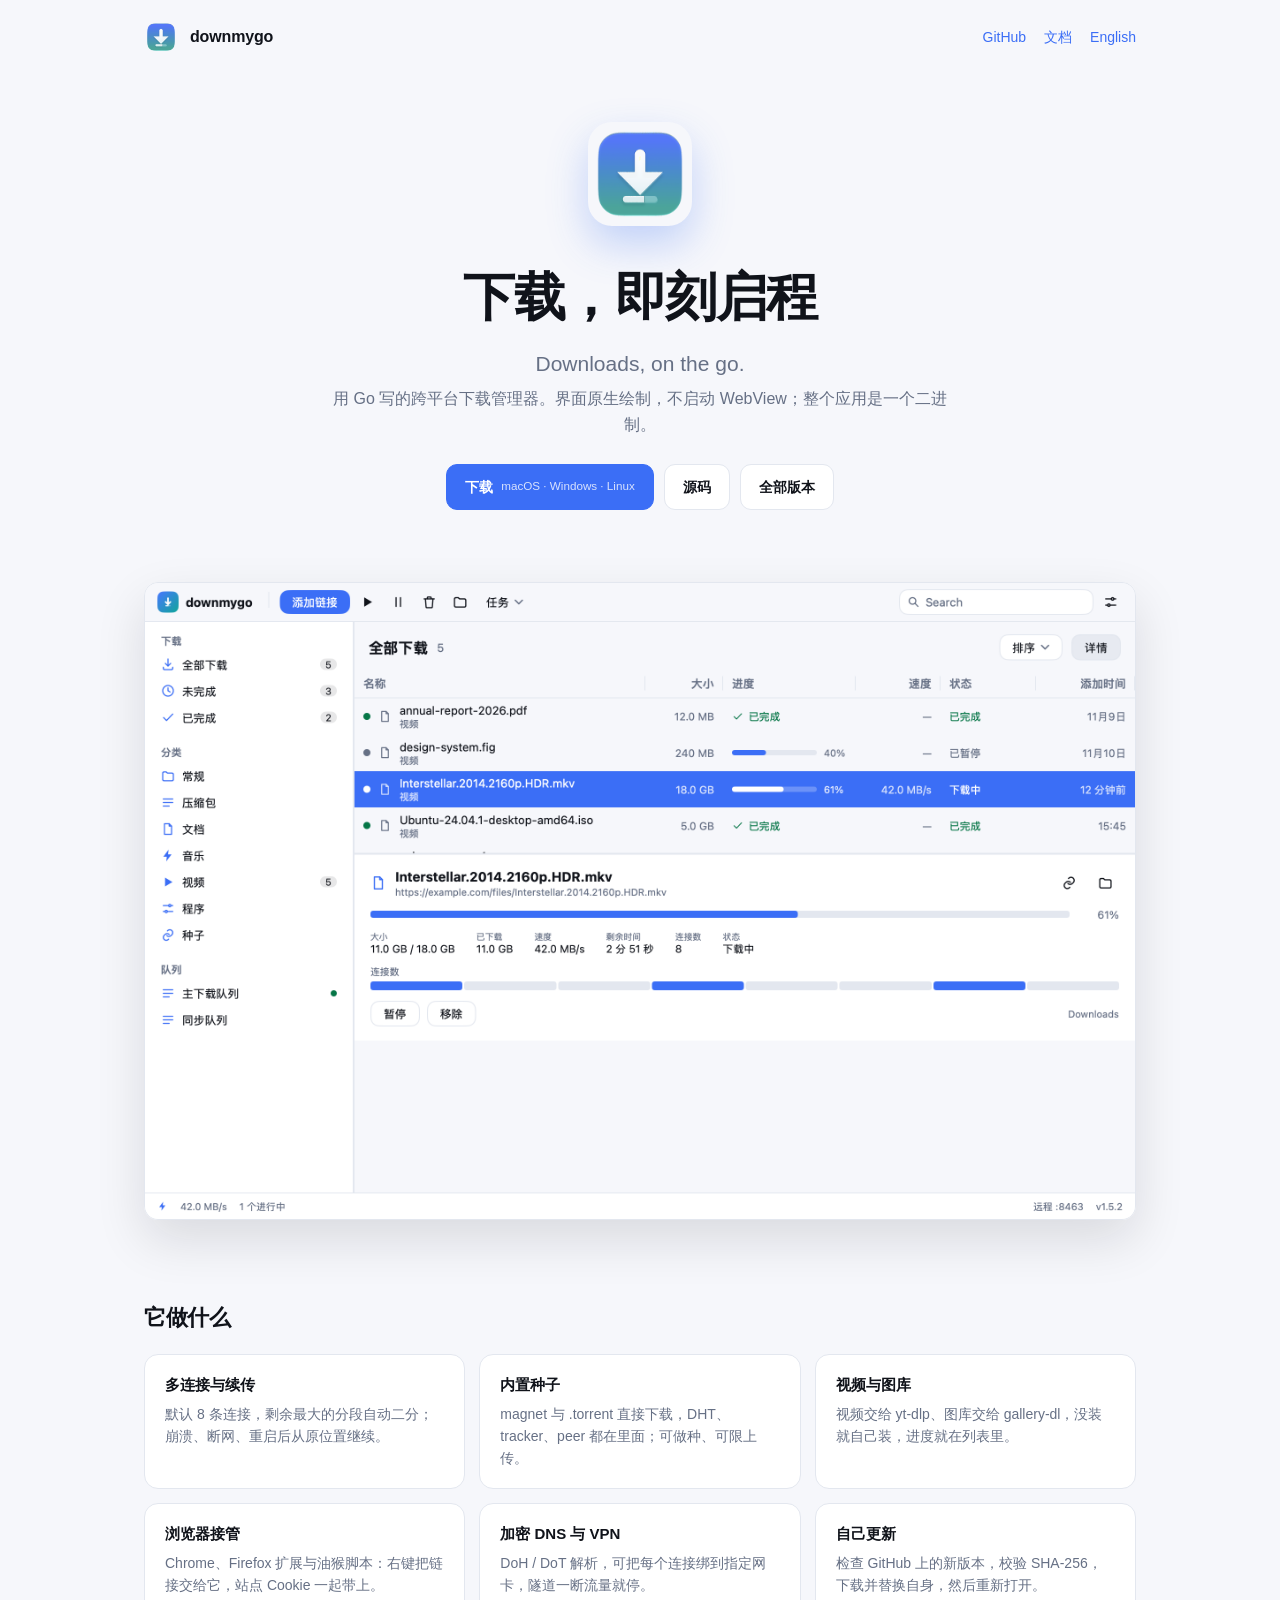
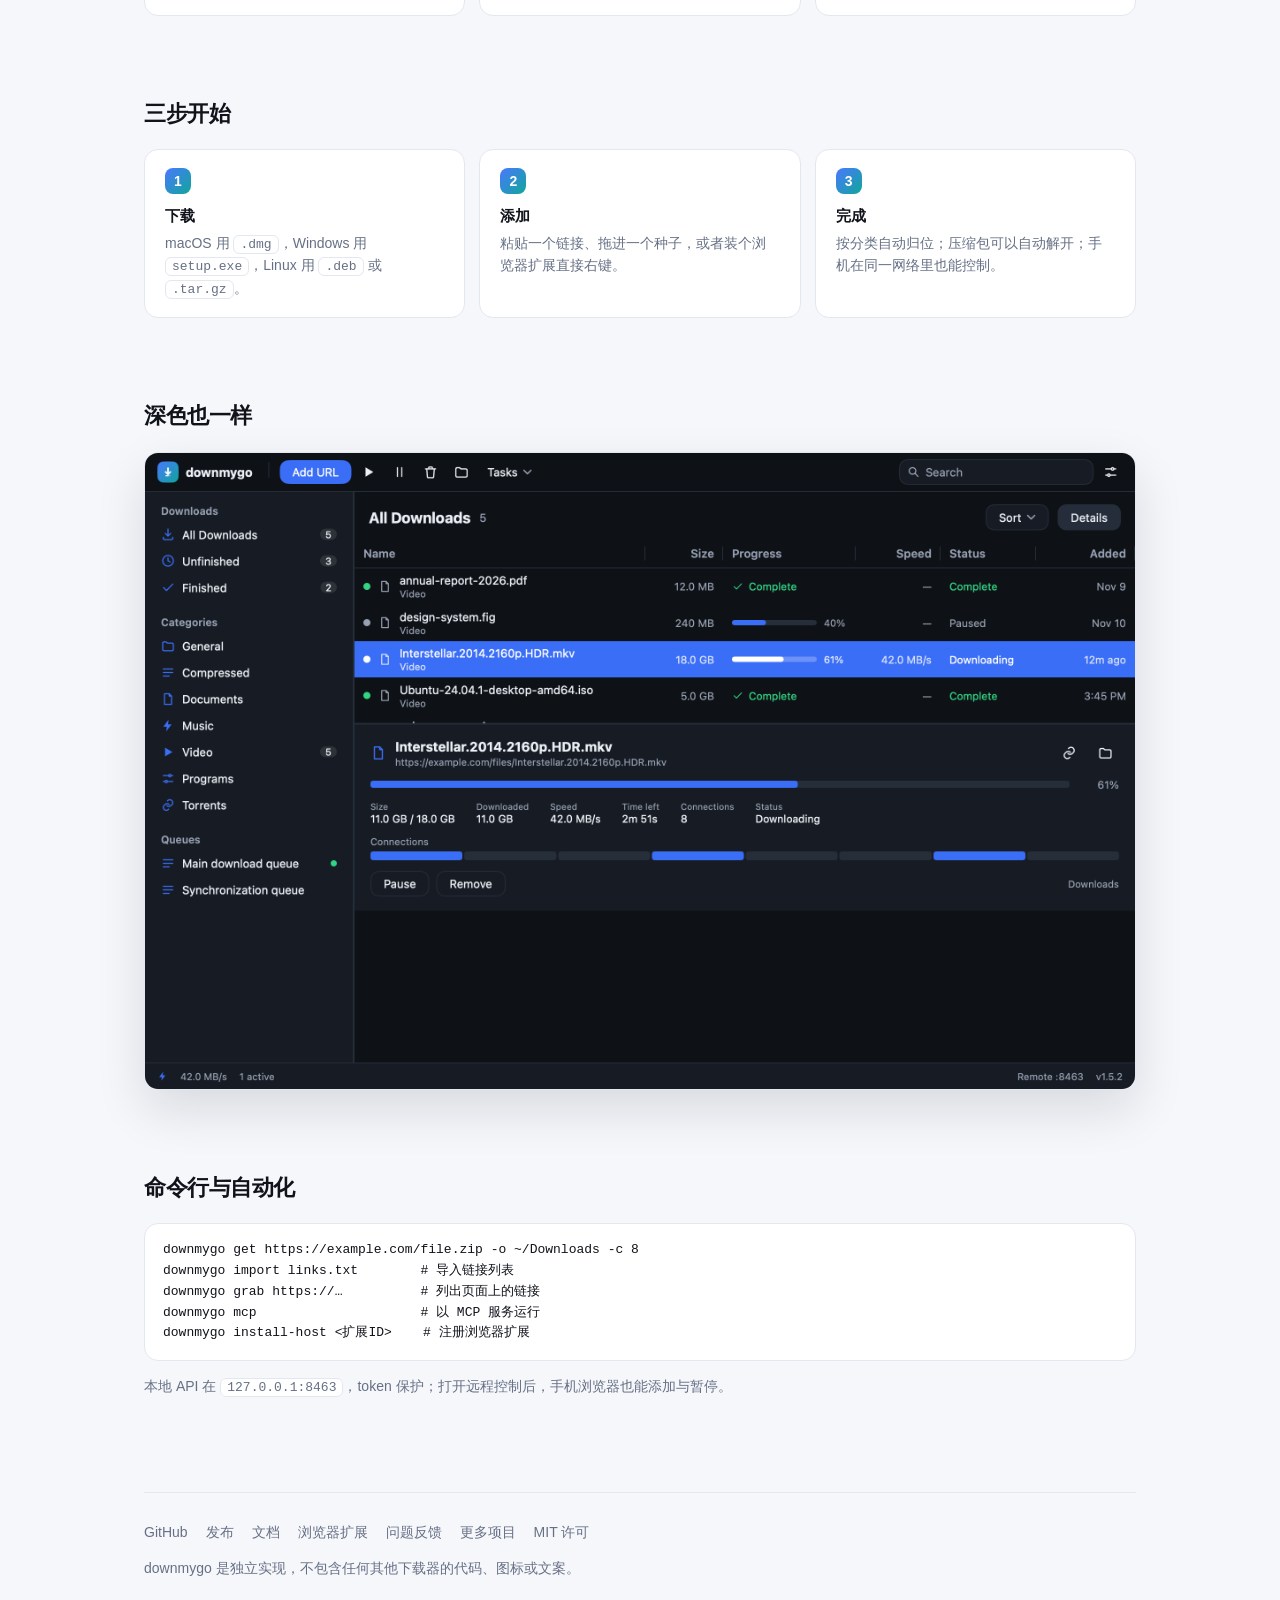
<file: site/index.html>
<!doctype html>
<html lang="zh-Hans">
<head>
  <meta charset="utf-8">
  <meta name="viewport" content="width=device-width, initial-scale=1">
  <title>downmygo — 下载，即刻启程</title>
  <meta name="description" content="用 Go 写的跨平台下载管理器：原生界面、一个二进制、内置种子、视频与图库、浏览器扩展、自动更新。">
  <meta property="og:title" content="downmygo — 下载，即刻启程">
  <meta property="og:description" content="跨平台下载管理器：原生界面、一个二进制、内置种子、视频与图库、浏览器扩展、自动更新。">
  <meta property="og:image" content="img/icon.png">
  <link rel="icon" href="img/icon.png">
  <link rel="stylesheet" href="style.css">
</head>
<body>
<div class="wrap">

  <header class="top">
    <img src="img/icon.png" alt="">
    <span class="name">downmygo</span>
    <nav>
      <a href="https://github.com/logdns/downmygo">GitHub</a>
      <a href="https://github.com/logdns/downmygo/tree/main/docs">文档</a>
      <a href="en.html">English</a>
    </nav>
  </header>

  <div class="hero">
    <img class="mark" src="img/icon.png" alt="downmygo">
    <h1>下载，即刻启程</h1>
    <p class="tagline">Downloads, on the go.</p>
    <p class="sub">用 Go 写的跨平台下载管理器。界面原生绘制，不启动 WebView；整个应用是一个二进制。</p>
    <div class="buttons">
      <a class="btn primary" href="https://github.com/logdns/downmygo/releases/latest">下载 <small>macOS · Windows · Linux</small></a>
      <a class="btn" href="https://github.com/logdns/downmygo">源码</a>
      <a class="btn" href="https://github.com/logdns/downmygo/releases">全部版本</a>
    </div>
  </div>

  <section>
    <img class="shot" src="img/main-zh.png" alt="downmygo 的下载列表">
  </section>

  <section>
    <h2>它做什么</h2>
    <div class="grid">
      <div class="card">
        <h3>多连接与续传</h3>
        <p>默认 8 条连接，剩余最大的分段自动二分；崩溃、断网、重启后从原位置继续。</p>
      </div>
      <div class="card">
        <h3>内置种子</h3>
        <p>magnet 与 .torrent 直接下载，DHT、tracker、peer 都在里面；可做种、可限上传。</p>
      </div>
      <div class="card">
        <h3>视频与图库</h3>
        <p>视频交给 yt-dlp、图库交给 gallery-dl，没装就自己装，进度就在列表里。</p>
      </div>
      <div class="card">
        <h3>浏览器接管</h3>
        <p>Chrome、Firefox 扩展与油猴脚本：右键把链接交给它，站点 Cookie 一起带上。</p>
      </div>
      <div class="card">
        <h3>加密 DNS 与 VPN</h3>
        <p>DoH / DoT 解析，可把每个连接绑到指定网卡，隧道一断流量就停。</p>
      </div>
      <div class="card">
        <h3>自己更新</h3>
        <p>检查 GitHub 上的新版本，校验 SHA-256，下载并替换自身，然后重新打开。</p>
      </div>
    </div>
  </section>

  <section>
    <h2>三步开始</h2>
    <div class="steps">
      <div class="step">
        <h3>下载</h3>
        <p>macOS 用 <code>.dmg</code>，Windows 用 <code>setup.exe</code>，Linux 用 <code>.deb</code> 或 <code>.tar.gz</code>。</p>
      </div>
      <div class="step">
        <h3>添加</h3>
        <p>粘贴一个链接、拖进一个种子，或者装个浏览器扩展直接右键。</p>
      </div>
      <div class="step">
        <h3>完成</h3>
        <p>按分类自动归位；压缩包可以自动解开；手机在同一网络里也能控制。</p>
      </div>
    </div>
  </section>

  <section>
    <h2>深色也一样</h2>
    <img class="shot" src="img/main-dark.png" alt="downmygo 的深色界面">
  </section>

  <section>
    <h2>命令行与自动化</h2>
    <pre><code>downmygo get https://example.com/file.zip -o ~/Downloads -c 8
downmygo import links.txt        # 导入链接列表
downmygo grab https://…          # 列出页面上的链接
downmygo mcp                     # 以 MCP 服务运行
downmygo install-host &lt;扩展ID&gt;    # 注册浏览器扩展</code></pre>
    <p style="color: var(--muted); font-size: 14px;">
      本地 API 在 <code>127.0.0.1:8463</code>，token 保护；打开远程控制后，手机浏览器也能添加与暂停。
    </p>
  </section>

  <footer>
    <div class="row">
      <a href="https://github.com/logdns/downmygo">GitHub</a>
      <a href="https://github.com/logdns/downmygo/releases">发布</a>
      <a href="https://github.com/logdns/downmygo/tree/main/docs">文档</a>
      <a href="https://github.com/logdns/downmygo/tree/main/extensions">浏览器扩展</a>
      <a href="https://github.com/logdns/downmygo/issues">问题反馈</a>
      <a href="https://2sb.org/">更多项目</a>
      <a href="https://github.com/logdns/downmygo/blob/main/LICENSE">MIT 许可</a>
    </div>
    <p>downmygo 是独立实现，不包含任何其他下载器的代码、图标或文案。</p>
  </footer>

</div>
</body>
</html>
</file>
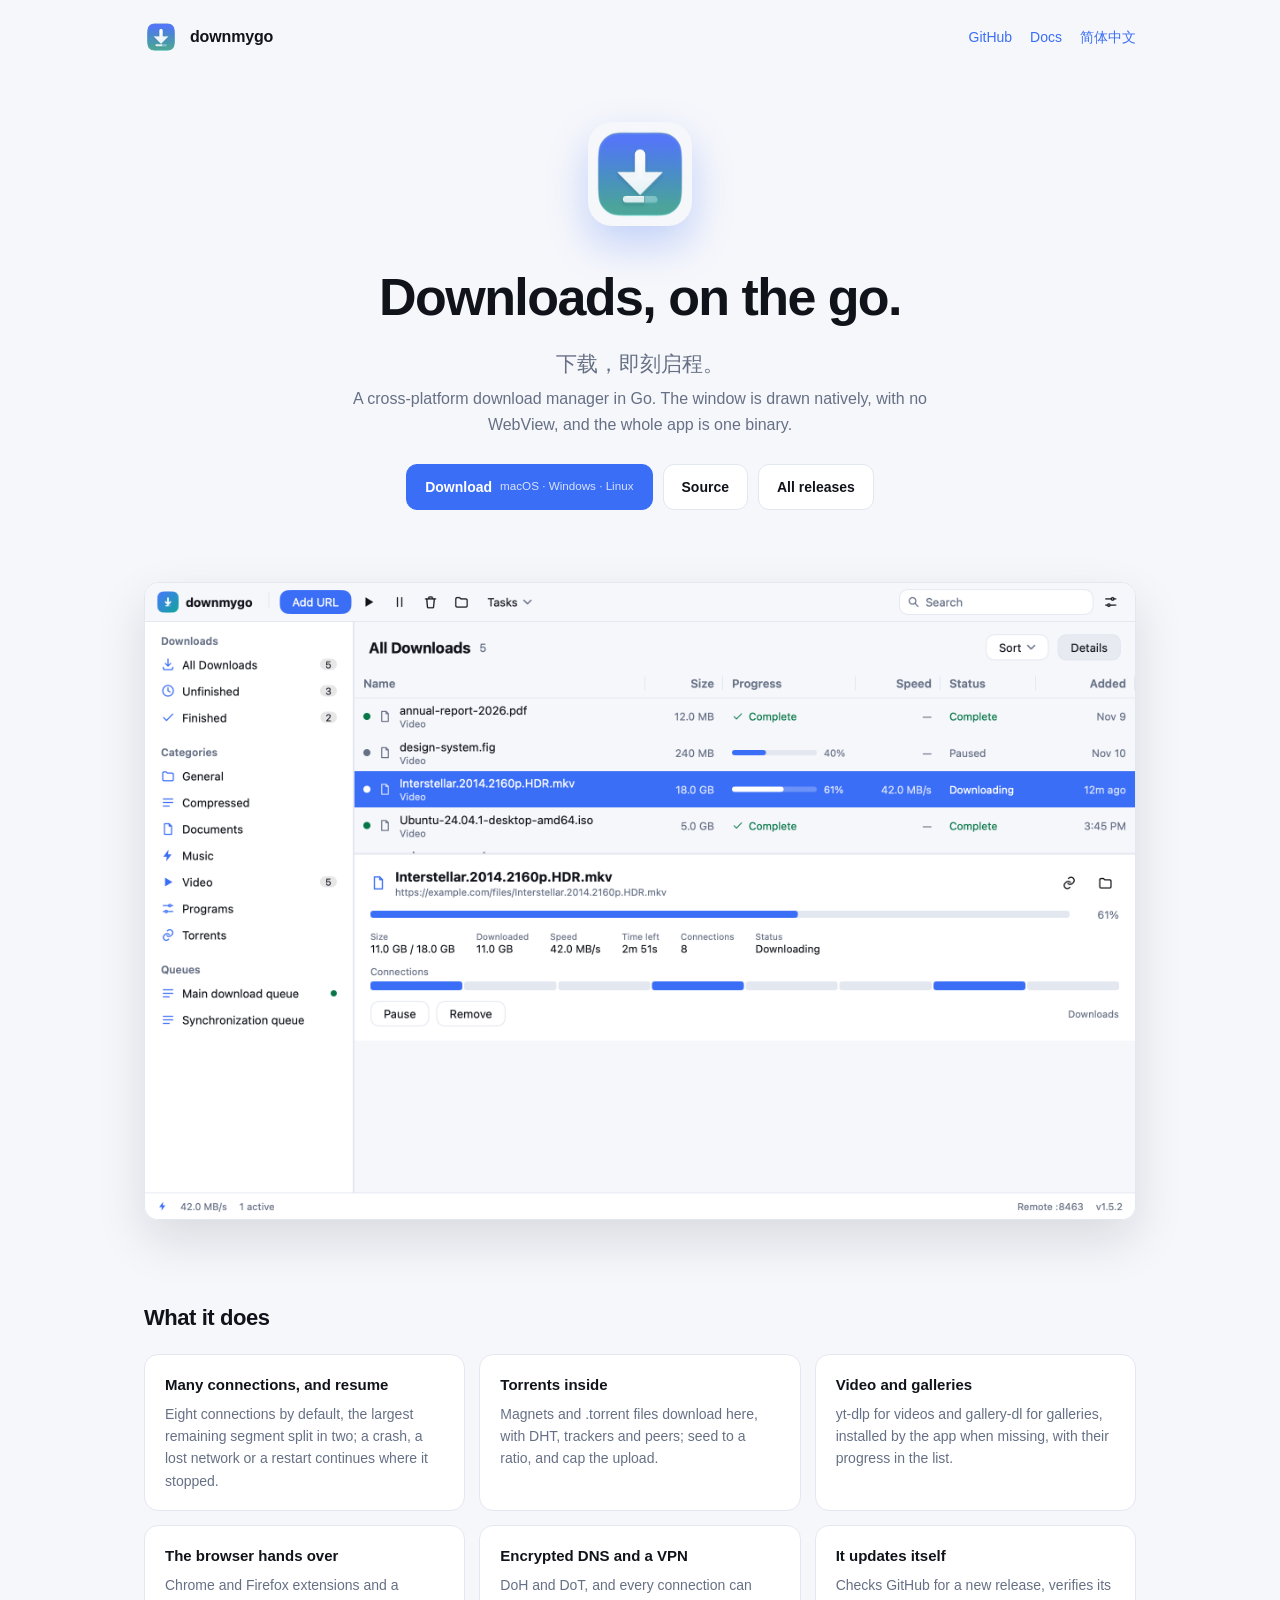
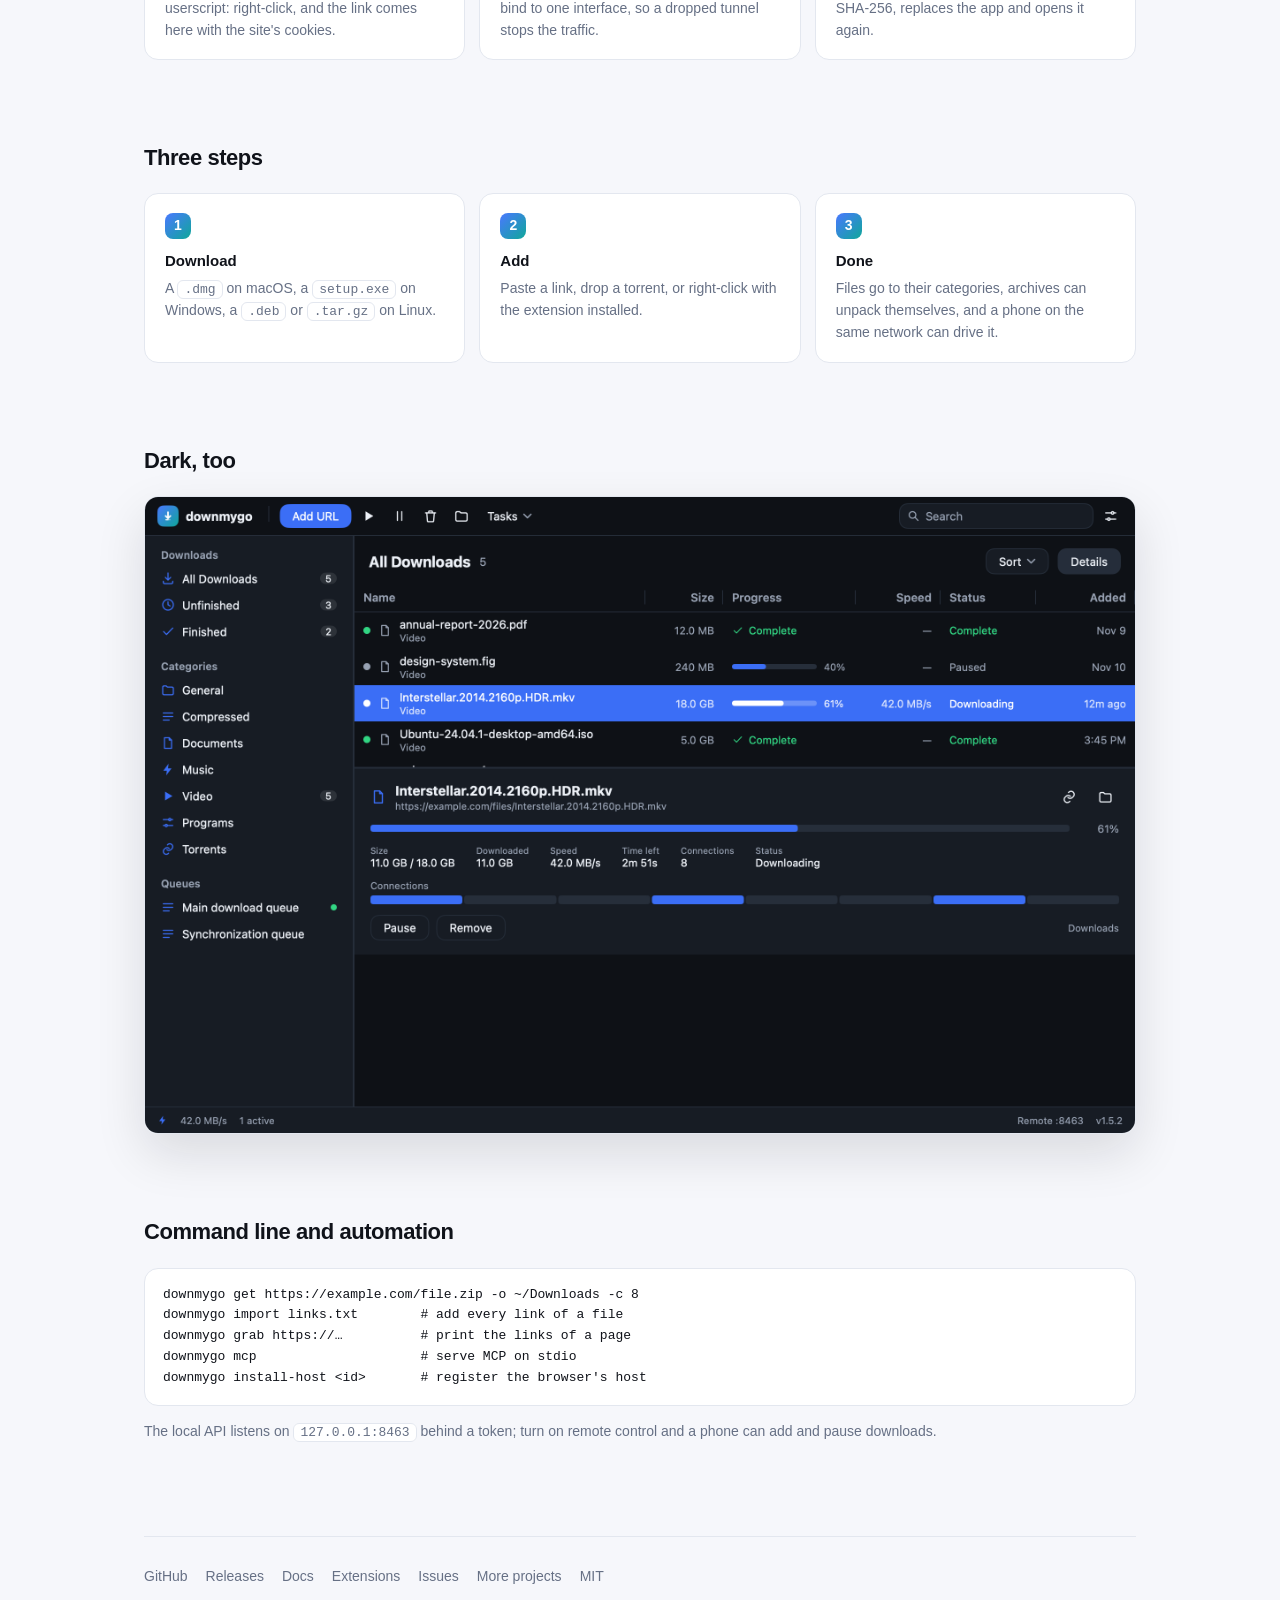
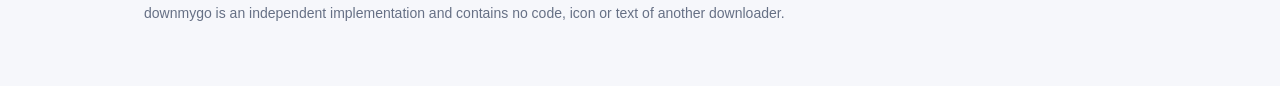
<file: site/en.html>
<!doctype html>
<html lang="en">
<head>
  <meta charset="utf-8">
  <meta name="viewport" content="width=device-width, initial-scale=1">
  <title>downmygo — Downloads, on the go</title>
  <meta name="description" content="A cross-platform download manager in Go: native window, one binary, built-in torrents, video and galleries, browser extensions, self-updates.">
  <meta property="og:title" content="downmygo — Downloads, on the go">
  <meta property="og:description" content="A cross-platform download manager: native window, one binary, built-in torrents, video and galleries, browser extensions, self-updates.">
  <meta property="og:image" content="img/icon.png">
  <link rel="icon" href="img/icon.png">
  <link rel="stylesheet" href="style.css">
</head>
<body>
<div class="wrap">

  <header class="top">
    <img src="img/icon.png" alt="">
    <span class="name">downmygo</span>
    <nav>
      <a href="https://github.com/logdns/downmygo">GitHub</a>
      <a href="https://github.com/logdns/downmygo/tree/main/docs">Docs</a>
      <a href="index.html">简体中文</a>
    </nav>
  </header>

  <div class="hero">
    <img class="mark" src="img/icon.png" alt="downmygo">
    <h1>Downloads, on the go.</h1>
    <p class="tagline">下载，即刻启程。</p>
    <p class="sub">A cross-platform download manager in Go. The window is drawn natively, with no WebView, and the whole app is one binary.</p>
    <div class="buttons">
      <a class="btn primary" href="https://github.com/logdns/downmygo/releases/latest">Download <small>macOS · Windows · Linux</small></a>
      <a class="btn" href="https://github.com/logdns/downmygo">Source</a>
      <a class="btn" href="https://github.com/logdns/downmygo/releases">All releases</a>
    </div>
  </div>

  <section>
    <img class="shot" src="img/main-light.png" alt="downmygo's download list">
  </section>

  <section>
    <h2>What it does</h2>
    <div class="grid">
      <div class="card">
        <h3>Many connections, and resume</h3>
        <p>Eight connections by default, the largest remaining segment split in two; a crash, a lost network or a restart continues where it stopped.</p>
      </div>
      <div class="card">
        <h3>Torrents inside</h3>
        <p>Magnets and .torrent files download here, with DHT, trackers and peers; seed to a ratio, and cap the upload.</p>
      </div>
      <div class="card">
        <h3>Video and galleries</h3>
        <p>yt-dlp for videos and gallery-dl for galleries, installed by the app when missing, with their progress in the list.</p>
      </div>
      <div class="card">
        <h3>The browser hands over</h3>
        <p>Chrome and Firefox extensions and a userscript: right-click, and the link comes here with the site's cookies.</p>
      </div>
      <div class="card">
        <h3>Encrypted DNS and a VPN</h3>
        <p>DoH and DoT, and every connection can bind to one interface, so a dropped tunnel stops the traffic.</p>
      </div>
      <div class="card">
        <h3>It updates itself</h3>
        <p>Checks GitHub for a new release, verifies its SHA-256, replaces the app and opens it again.</p>
      </div>
    </div>
  </section>

  <section>
    <h2>Three steps</h2>
    <div class="steps">
      <div class="step">
        <h3>Download</h3>
        <p>A <code>.dmg</code> on macOS, a <code>setup.exe</code> on Windows, a <code>.deb</code> or <code>.tar.gz</code> on Linux.</p>
      </div>
      <div class="step">
        <h3>Add</h3>
        <p>Paste a link, drop a torrent, or right-click with the extension installed.</p>
      </div>
      <div class="step">
        <h3>Done</h3>
        <p>Files go to their categories, archives can unpack themselves, and a phone on the same network can drive it.</p>
      </div>
    </div>
  </section>

  <section>
    <h2>Dark, too</h2>
    <img class="shot" src="img/main-dark.png" alt="downmygo in the dark">
  </section>

  <section>
    <h2>Command line and automation</h2>
    <pre><code>downmygo get https://example.com/file.zip -o ~/Downloads -c 8
downmygo import links.txt        # add every link of a file
downmygo grab https://…          # print the links of a page
downmygo mcp                     # serve MCP on stdio
downmygo install-host &lt;id&gt;       # register the browser's host</code></pre>
    <p style="color: var(--muted); font-size: 14px;">
      The local API listens on <code>127.0.0.1:8463</code> behind a token; turn on remote control and a phone can add and pause downloads.
    </p>
  </section>

  <footer>
    <div class="row">
      <a href="https://github.com/logdns/downmygo">GitHub</a>
      <a href="https://github.com/logdns/downmygo/releases">Releases</a>
      <a href="https://github.com/logdns/downmygo/tree/main/docs">Docs</a>
      <a href="https://github.com/logdns/downmygo/tree/main/extensions">Extensions</a>
      <a href="https://github.com/logdns/downmygo/issues">Issues</a>
      <a href="https://2sb.org/">More projects</a>
      <a href="https://github.com/logdns/downmygo/blob/main/LICENSE">MIT</a>
    </div>
    <p>downmygo is an independent implementation and contains no code, icon or text of another downloader.</p>
  </footer>

</div>
</body>
</html>
</file>
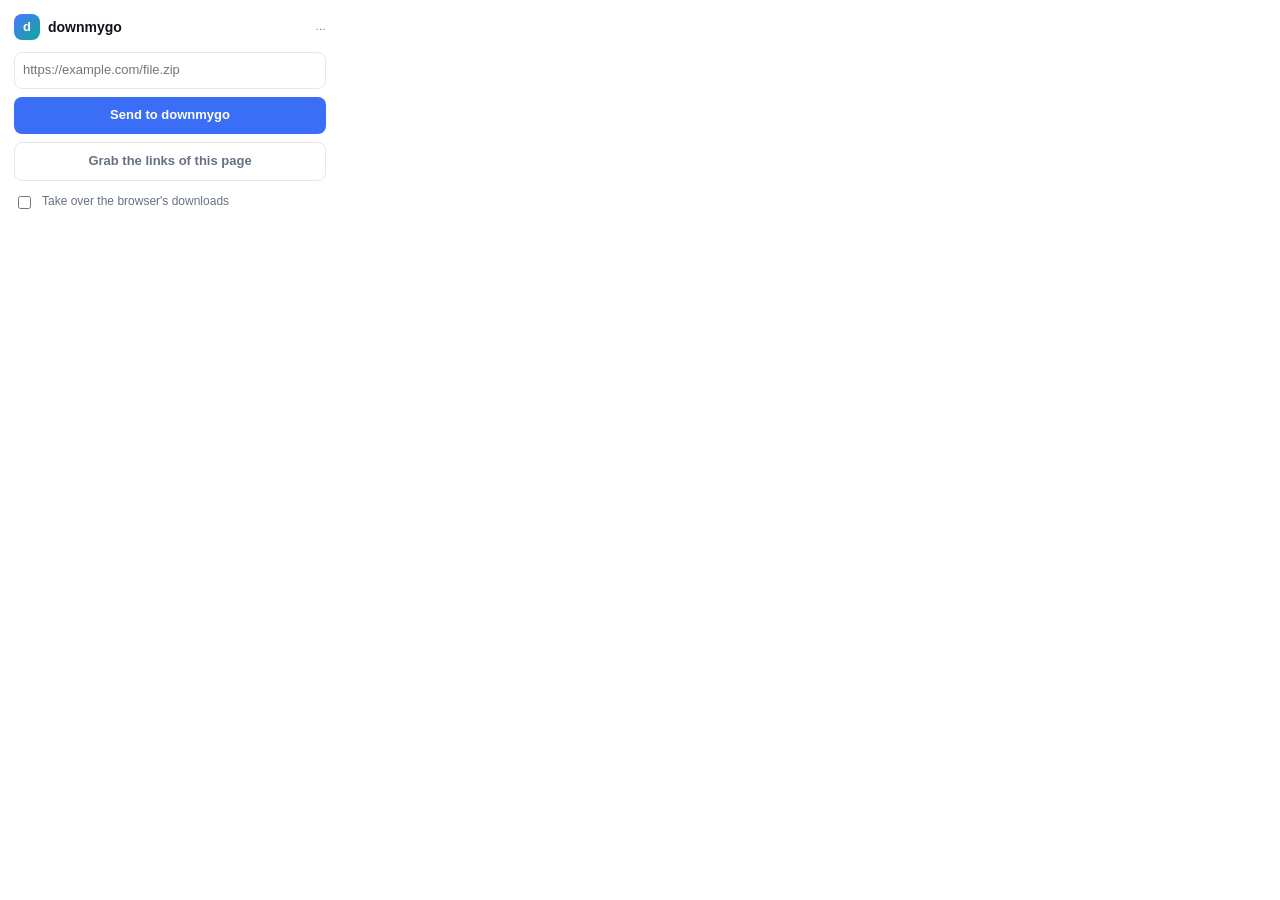
<file: extensions/chrome/popup.html>
<!doctype html>
<html lang="en">
<head>
  <meta charset="utf-8">
  <title>downmygo</title>
  <style>
    :root { color-scheme: light dark; --bg:#fff; --ink:#10131a; --muted:#667085; --line:#e3e7ef; --accent:#3b6ef6; --ok:#12b76a; --bad:#d92d20; }
    @media (prefers-color-scheme: dark) { :root { --bg:#171b22; --ink:#edf1f7; --muted:#98a2b3; --line:#262c36; --accent:#6e93ff; } }
    * { box-sizing: border-box; }
    body { width: 340px; margin: 0; padding: 14px; background: var(--bg); color: var(--ink);
           font: 13px/1.45 -apple-system, BlinkMacSystemFont, "Segoe UI", Roboto, sans-serif; }
    header { display: flex; align-items: center; gap: 8px; margin-bottom: 12px; }
    .logo { width: 26px; height: 26px; border-radius: 8px; background: linear-gradient(135deg, #4a78ff, #0fa79a);
            display: grid; place-items: center; color: #fff; font-weight: 800; }
    h1 { font-size: 14px; margin: 0; }
    .state { margin-left: auto; font-size: 11px; color: var(--muted); }
    .state.ok { color: var(--ok); }
    .state.bad { color: var(--bad); }
    input[type=text] { width: 100%; padding: 8px; border: 1px solid var(--line); border-radius: 8px;
                       background: transparent; color: inherit; font: inherit; }
    button { width: 100%; margin-top: 8px; padding: 9px; border: 0; border-radius: 8px;
             background: var(--accent); color: #fff; font: inherit; font-weight: 600; cursor: pointer; }
    button.ghost { background: transparent; color: var(--muted); border: 1px solid var(--line); }
    label { display: flex; align-items: center; gap: 8px; margin-top: 12px; color: var(--muted); font-size: 12px; }
    p { margin: 10px 0 0; color: var(--muted); font-size: 11px; }
    code { font-size: 10px; }
  </style>
</head>
<body>
  <header>
    <div class="logo">d</div>
    <h1>downmygo</h1>
    <span class="state" id="state">…</span>
  </header>
  <input id="url" type="text" placeholder="https://example.com/file.zip" spellcheck="false">
  <button id="send">Send to downmygo</button>
  <button id="grab" class="ghost">Grab the links of this page</button>
  <label><input id="takeover" type="checkbox"> Take over the browser's downloads</label>
  <p id="note"></p>
  <script src="popup.js"></script>
</body>
</html>
</file>
<file: site/style.css>
:root {
  color-scheme: light dark;
  --bg: #f6f7fb;
  --card: #ffffff;
  --ink: #10131a;
  --muted: #667085;
  --line: #e3e7ef;
  --accent: #3b6ef6;
  --accent-ink: #ffffff;
  --brand: linear-gradient(135deg, #4a78ff, #0fa79a);
  --radius: 14px;
  --max: 1040px;
}

@media (prefers-color-scheme: dark) {
  :root {
    --bg: #0e1116;
    --card: #171c24;
    --ink: #edf1f7;
    --muted: #98a2b3;
    --line: #262e3a;
    --accent: #6e93ff;
  }
}

* { box-sizing: border-box; }

body {
  margin: 0;
  background: var(--bg);
  color: var(--ink);
  font: 16px/1.6 -apple-system, BlinkMacSystemFont, "Segoe UI", "PingFang SC",
    "Hiragino Sans GB", "Microsoft YaHei", Roboto, sans-serif;
  -webkit-font-smoothing: antialiased;
}

a { color: var(--accent); text-decoration: none; }
a:hover { text-decoration: underline; }

.wrap { max-width: var(--max); margin: 0 auto; padding: 0 24px; }

header.top {
  display: flex;
  align-items: center;
  gap: 12px;
  padding: 20px 0;
}
header.top img { width: 34px; height: 34px; border-radius: 9px; }
header.top .name { font-weight: 700; letter-spacing: -0.01em; }
header.top nav { margin-left: auto; display: flex; gap: 18px; font-size: 14px; color: var(--muted); }

.hero {
  text-align: center;
  padding: 48px 0 32px;
}
.hero img.mark {
  width: 104px; height: 104px;
  border-radius: 24px;
  box-shadow: 0 18px 40px rgba(59, 110, 246, 0.28);
}
.hero h1 {
  font-size: clamp(34px, 6vw, 52px);
  letter-spacing: -0.03em;
  margin: 22px 0 8px;
}
.hero p.tagline { font-size: clamp(17px, 2.4vw, 21px); color: var(--muted); margin: 0 0 6px; }
.hero p.sub { color: var(--muted); margin: 0 auto 26px; max-width: 620px; }

.buttons { display: flex; flex-wrap: wrap; gap: 10px; justify-content: center; }
.btn {
  display: inline-flex; align-items: center; gap: 8px;
  padding: 11px 18px; border-radius: 11px;
  border: 1px solid var(--line); background: var(--card); color: var(--ink);
  font-weight: 600; font-size: 14px;
}
.btn:hover { text-decoration: none; border-color: var(--accent); }
.btn.primary { background: var(--accent); border-color: var(--accent); color: var(--accent-ink); }
.btn small { font-weight: 400; color: var(--muted); }
.btn.primary small { color: rgba(255, 255, 255, 0.8); }

section { padding: 40px 0; }
section h2 { font-size: 22px; letter-spacing: -0.02em; margin: 0 0 18px; }

.shot {
  border-radius: var(--radius);
  border: 1px solid var(--line);
  box-shadow: 0 20px 50px rgba(16, 19, 26, 0.12);
  width: 100%;
  display: block;
}

.grid { display: grid; gap: 14px; grid-template-columns: repeat(auto-fit, minmax(240px, 1fr)); }
.card {
  background: var(--card);
  border: 1px solid var(--line);
  border-radius: var(--radius);
  padding: 18px 20px;
}
.card h3 { margin: 0 0 6px; font-size: 15px; }
.card p { margin: 0; color: var(--muted); font-size: 14px; }

.steps { counter-reset: step; display: grid; gap: 14px; grid-template-columns: repeat(auto-fit, minmax(220px, 1fr)); }
.step { background: var(--card); border: 1px solid var(--line); border-radius: var(--radius); padding: 18px 20px; }
.step::before {
  counter-increment: step;
  content: counter(step);
  display: inline-grid; place-items: center;
  width: 26px; height: 26px; border-radius: 8px;
  background: var(--brand); color: #fff; font-weight: 700; font-size: 14px;
  margin-bottom: 10px;
}
.step h3 { margin: 0 0 4px; font-size: 15px; }
.step p { margin: 0; color: var(--muted); font-size: 14px; }

footer {
  border-top: 1px solid var(--line);
  margin-top: 40px;
  padding: 28px 0 48px;
  color: var(--muted);
  font-size: 14px;
}
footer .row { display: flex; flex-wrap: wrap; gap: 18px; }
footer .row a { color: var(--muted); }
footer .row a:hover { color: var(--accent); }

code {
  font: 13px/1.5 ui-monospace, SFMono-Regular, Menlo, monospace;
  background: var(--card);
  border: 1px solid var(--line);
  border-radius: 6px;
  padding: 1px 6px;
}
pre {
  background: var(--card);
  border: 1px solid var(--line);
  border-radius: var(--radius);
  padding: 16px 18px;
  overflow-x: auto;
  font: 13px/1.6 ui-monospace, SFMono-Regular, Menlo, monospace;
}
pre code { border: 0; padding: 0; background: none; }
</file>
